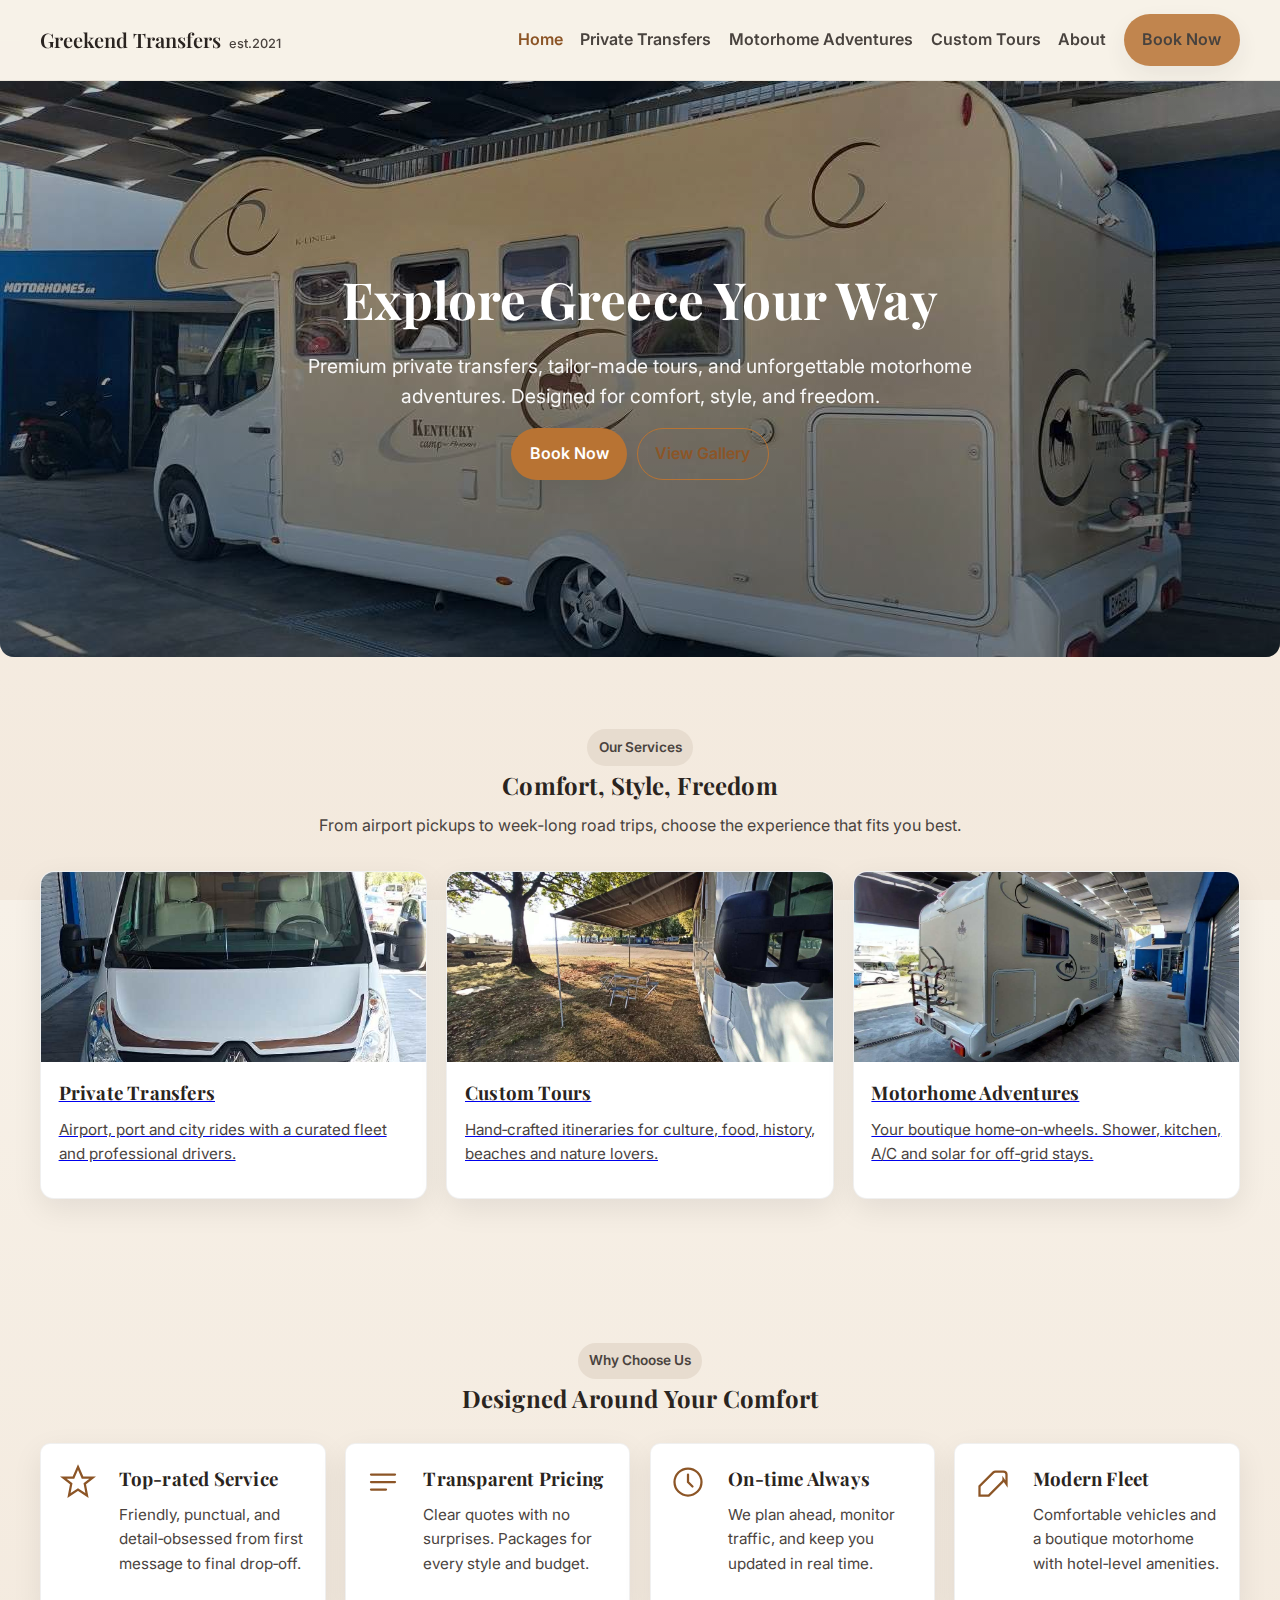
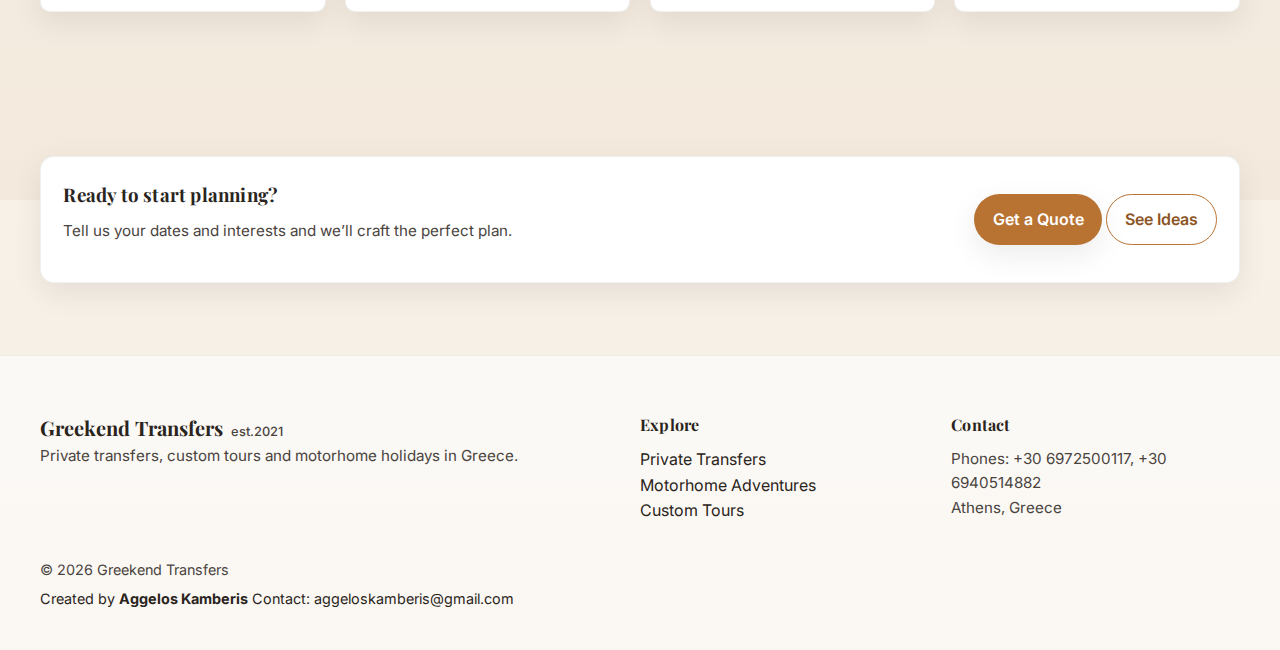
<file: index.html>
<!DOCTYPE html>
<html lang="en">
  <head>
    <link rel="canonical" href="https://www.greekendtransfers.com/" />
    <meta property="og:title" content="Greekend Transfers | Private Car Rentals in Greece" />
    <meta property="og:description" content="Comfortable and reliable car transfers and rentals in Greece." />
    <meta property="og:url" content="https://www.greekendtransfers.com" />
    <meta property="og:image" content="https://www.greekendtransfers.com/og-preview.jpg" />
    <meta name="description" content="Greekend Transfers - Comfortable and reliable car transfers and rentals in Greece.">
    <meta name="keywords" content="Greekend Transfers, car transfer Greece, airport taxi Greece, transport services">
    <meta name="robots" content="index, follow">
    <meta charset="UTF-8" />
    <meta name="viewport" content="width=device-width, initial-scale=1.0" />
    <title>Greekend Transfers | Home</title>
    <meta name="description" content="Private transfers, custom tours, and motorhome adventures in Greece." />
    <link rel="preconnect" href="https://fonts.gstatic.com" crossorigin>
    <link rel="stylesheet" href="styles.css" />
  </head>
  <body>
    <div class="nav-wrap">
      <nav class="container nav">
        <a class="brand" href="index.html">Greekend Transfers <small>est.2021</small></a>
        <button class="menu-btn btn-outline" data-menu>Menu</button>
        <div class="nav-links" data-links>
          <a class="active" href="index.html">Home</a>
          <a href="private-transfers.html">Private Transfers</a>
          <a href="motorhome.html">Motorhome Adventures</a>
          <a href="custom-tours.html">Custom Tours</a>
          <a href="about.html">About</a>
          <a class="btn btn-primary" href="contact.html">Book Now</a>
        </div>
      </nav>
    </div>

    <!-- Hero -->
    <header class="hero">
      <div class="hero-media">
        <!-- If you have a hero video, replace the img below with a <video> element -->
        <img class="hero-img" src="images/outside.jfif" alt="Motorhome by the lake" />
        <div class="overlay"></div>
      </div>
      <div class="content container">
        <div>
          <h1>Explore Greece Your Way</h1>
          <p>Premium private transfers, tailor‑made tours, and unforgettable motorhome adventures. Designed for comfort, style, and freedom.</p>
          <div style="margin-top:1rem; display:flex; gap:.6rem; justify-content:center; flex-wrap:wrap;">
            <a class="btn btn-primary" href="contact.html">Book Now</a>
            <a class="btn btn-outline" href="motorhome.html">View Gallery</a>
          </div>
        </div>
      </div>
    </header>

    <!-- 3 Main Services -->
    <section class="container">
      <div class="section-title">
        <div class="pill">Our Services</div>
        <h2>Comfort, Style, Freedom</h2>
        <p class="section-lead">From airport pickups to week‑long road trips, choose the experience that fits you best.</p>
      </div>
      <div class="grid grid-3">
        <a class="card" href="private-transfers.html">
          <div class="card-media"><img src="images/front.jfif" alt="Private transfer van" /></div>
          <div class="card-body">
            <h3>Private Transfers</h3>
            <p class="muted">Airport, port and city rides with a curated fleet and professional drivers.</p>
          </div>
        </a>
        <a class="card" href="custom-tours.html">
          <div class="card-media"><img src="images/view 3.jfif" alt="Scenic coastal road" /></div>
          <div class="card-body">
            <h3>Custom Tours</h3>
            <p class="muted">Hand‑crafted itineraries for culture, food, history, beaches and nature lovers.</p>
          </div>
        </a>
        <a class="card" href="motorhome.html">
          <div class="card-media"><img src="images/back.jfif" alt="Motorhome adventure" /></div>
          <div class="card-body">
            <h3>Motorhome Adventures</h3>
            <p class="muted">Your boutique home‑on‑wheels. Shower, kitchen, A/C and solar for off‑grid stays.</p>
          </div>
        </a>
      </div>
    </section>

    <!-- Why Choose Us -->
    <section class="container">
      <div class="section-title">
        <div class="pill">Why Choose Us</div>
        <h2>Designed Around Your Comfort</h2>
      </div>
      <div class="grid grid-4 features">
        <div class="feature">
          <svg viewBox="0 0 24 24" fill="none" xmlns="http://www.w3.org/2000/svg"><path d="M12 2l3 7h7l-5.5 4.2L18 21l-6-4-6 4 1.5-7.8L2 9h7l3-7z" stroke="currentColor" stroke-width="1.5"/></svg>
          <div><h3>Top‑rated Service</h3><p class="muted">Friendly, punctual, and detail‑obsessed from first message to final drop‑off.</p></div>
        </div>
        <div class="feature">
          <svg viewBox="0 0 24 24" fill="none" xmlns="http://www.w3.org/2000/svg"><path d="M4 7h16M4 12h16M4 17h10" stroke="currentColor" stroke-width="1.5" stroke-linecap="round"/></svg>
          <div><h3>Transparent Pricing</h3><p class="muted">Clear quotes with no surprises. Packages for every style and budget.</p></div>
        </div>
        <div class="feature">
          <svg viewBox="0 0 24 24" fill="none" xmlns="http://www.w3.org/2000/svg"><path d="M12 21c4.97 0 9-4.03 9-9S16.97 3 12 3 3 7.03 3 12s4.03 9 9 9z" stroke="currentColor" stroke-width="1.5"/><path d="M12 7v5l3 3" stroke="currentColor" stroke-width="1.5" stroke-linecap="round"/></svg>
          <div><h3>On‑time Always</h3><p class="muted">We plan ahead, monitor traffic, and keep you updated in real time.</p></div>
        </div>
        <div class="feature">
          <svg viewBox="0 0 24 24" fill="none" xmlns="http://www.w3.org/2000/svg"><path d="M21 13.34V7a2 2 0 0 0-2-2h-5.34a2 2 0 0 0-1.41.59L3 14.84V21h6.16l9.25-9.25a2 2 0 0 0 .59-1.41z" stroke="currentColor" stroke-width="1.5"/></svg>
          <div><h3>Modern Fleet</h3><p class="muted">Comfortable vehicles and a boutique motorhome with hotel‑level amenities.</p></div>
        </div>
      </div>
    </section>

    <!-- Reviews
    <section class="container">
      <div class="section-title">
        <div class="pill">Reviews</div>
        <h2>Guests Love The Experience</h2>
      </div>
      <div class="grid grid-3">
        <div class="card review">
          <div class="stars">★★★★★</div>
          <p>“Professional, thoughtful, and so easy to work with. The highlight of our trip.”</p>
          <p class="muted">— Alex & Maria</p>
        </div>
        <div class="card review">
          <div class="stars">★★★★★</div>
          <p>“Custom tour was perfectly paced with great food stops and secret viewpoints.”</p>
          <p class="muted">— Jonathan R.</p>
        </div>
        <div class="card review">
          <div class="stars">★★★★★</div>
          <p>“Motorhome was spotless and super comfy. Kids still talk about it!”</p>
          <p class="muted">— The Millers</p>
        </div>
      </div>
    </section> -->

    <!-- CTA -->
    <section class="container">
      <div class="card" style="padding:1.4rem; display:flex; align-items:center; justify-content:space-between; gap:1rem; flex-wrap:wrap;">
        <div>
          <h3>Ready to start planning?</h3>
          <p class="muted">Tell us your dates and interests and we’ll craft the perfect plan.</p>
        </div>
        <div>
          <a class="btn btn-primary" href="contact.html">Get a Quote</a>
          <a class="btn btn-outline" href="custom-tours.html">See Ideas</a>
        </div>
      </div>
    </section>

    <footer>
      <div class="container">
        <div class="cols">
          <div>
            <div class="brand">Greekend Transfers <small>est.2021</small></div>
            <p class="muted">Private transfers, custom tours and motorhome holidays in Greece.</p>
          </div>
          <div>
            <h4>Explore</h4>
            <p><a href="private-transfers.html">Private Transfers</a><br/>
            <a href="motorhome.html">Motorhome Adventures</a><br/>
            <a href="custom-tours.html">Custom Tours</a></p>
          </div>
          <div>
            <h4>Contact</h4>
            <p class="muted">Phones: +30 6972500117, +30 6940514882<br/>Athens, Greece</p>
          </div>
        </div>
        <div class="copyright">© <span data-year></span> Greekend Transfers</div>
        <div class="credit">Created by <strong>Aggelos Kamberis</strong>  <a href="mailto:aggeloskamberis@gmail.com">Contact: aggeloskamberis@gmail.com</a></div>
      </div>
    </footer>

    <script src="script.js"></script>
  </body>
  </html>
</file>
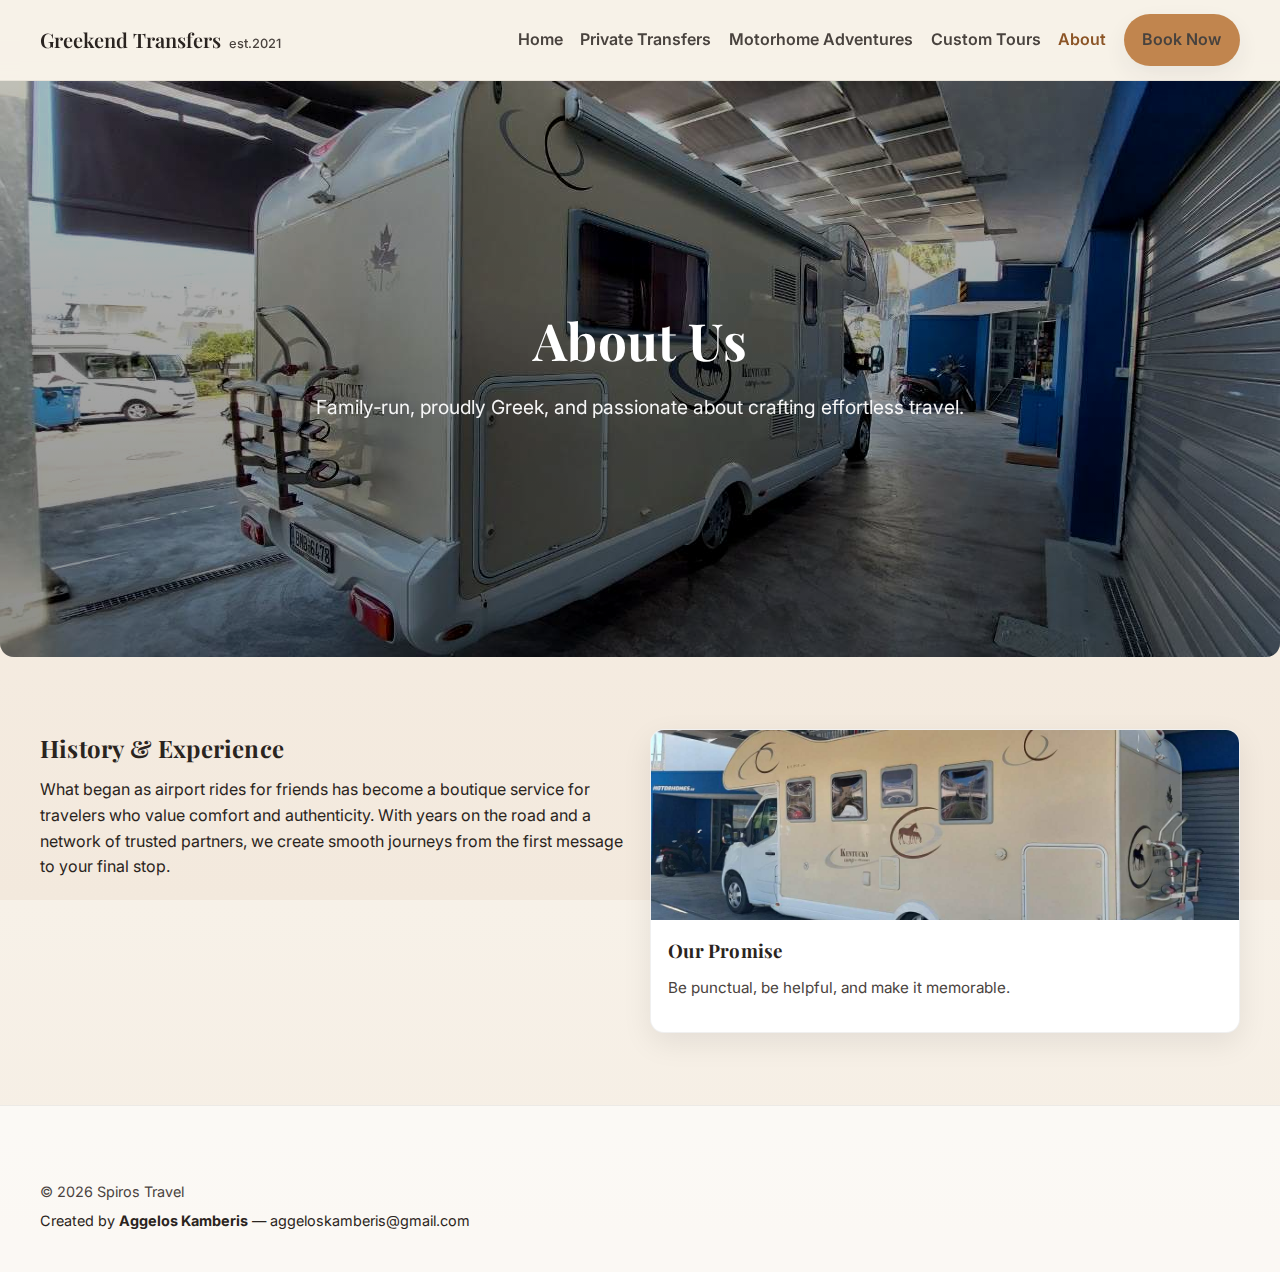
<file: about.html>
<!DOCTYPE html>
<html lang="en">
  <head>
    <meta charset="UTF-8" />
    <meta name="viewport" content="width=device-width, initial-scale=1.0" />
    <title>About Us | Greekend Transfers</title>
    <link rel="stylesheet" href="styles.css" />
  </head>
  <body>
    <div class="nav-wrap">
      <nav class="container nav">
        <a class="brand" href="index.html">Greekend Transfers <small>est.2021</small></a>
        <button class="menu-btn btn-outline" data-menu>Menu</button>
        <div class="nav-links" data-links>
          <a href="index.html">Home</a>
          <a href="private-transfers.html">Private Transfers</a>
          <a href="motorhome.html">Motorhome Adventures</a>
          <a href="custom-tours.html">Custom Tours</a>
          <a class="active" href="about.html">About</a>
          <a class="btn btn-primary" href="contact.html">Book Now</a>
        </div>
      </nav>
    </div>

    <header class="hero">
      <div class="hero-media">
        <img class="hero-img" src="images/back.jfif" alt="Motorhome parked under canopy" />
        <div class="overlay"></div>
      </div>
      <div class="content container">
        <div>
          <h1>About Us</h1>
          <p>Family‑run, proudly Greek, and passionate about crafting effortless travel.</p>
        </div>
      </div>
    </header>

    <section class="container">
      <div class="grid grid-2">
        <div>
          <h2>History & Experience</h2>
          <p>What began as airport rides for friends has become a boutique service for travelers who value comfort and authenticity. With years on the road and a network of trusted partners, we create smooth journeys from the first message to your final stop.</p>
          <!-- <p>We speak English and Greek, respond quickly, and love sharing insider tips—quiet beaches, mountain villages, and the best family tavernas.</p> -->
        </div>
        <div class="card">
          <div class="card-media"><img src="images/outside.jfif" alt="By the lake" /></div>
          <div class="card-body"><h3>Our Promise</h3><p class="muted">Be punctual, be helpful, and make it memorable.</p></div>
        </div>
      </div>
    </section>

    <footer>
      <div class="container">
        <div class="copyright">© <span data-year></span> Spiros Travel</div>
        <div class="credit">Created by <strong>Aggelos Kamberis</strong> — <a href="mailto:aggeloskamberis@gmail.com">aggeloskamberis@gmail.com</a></div>
      </div>
    </footer>
    <script src="script.js"></script>
  </body>
  </html>
</file>
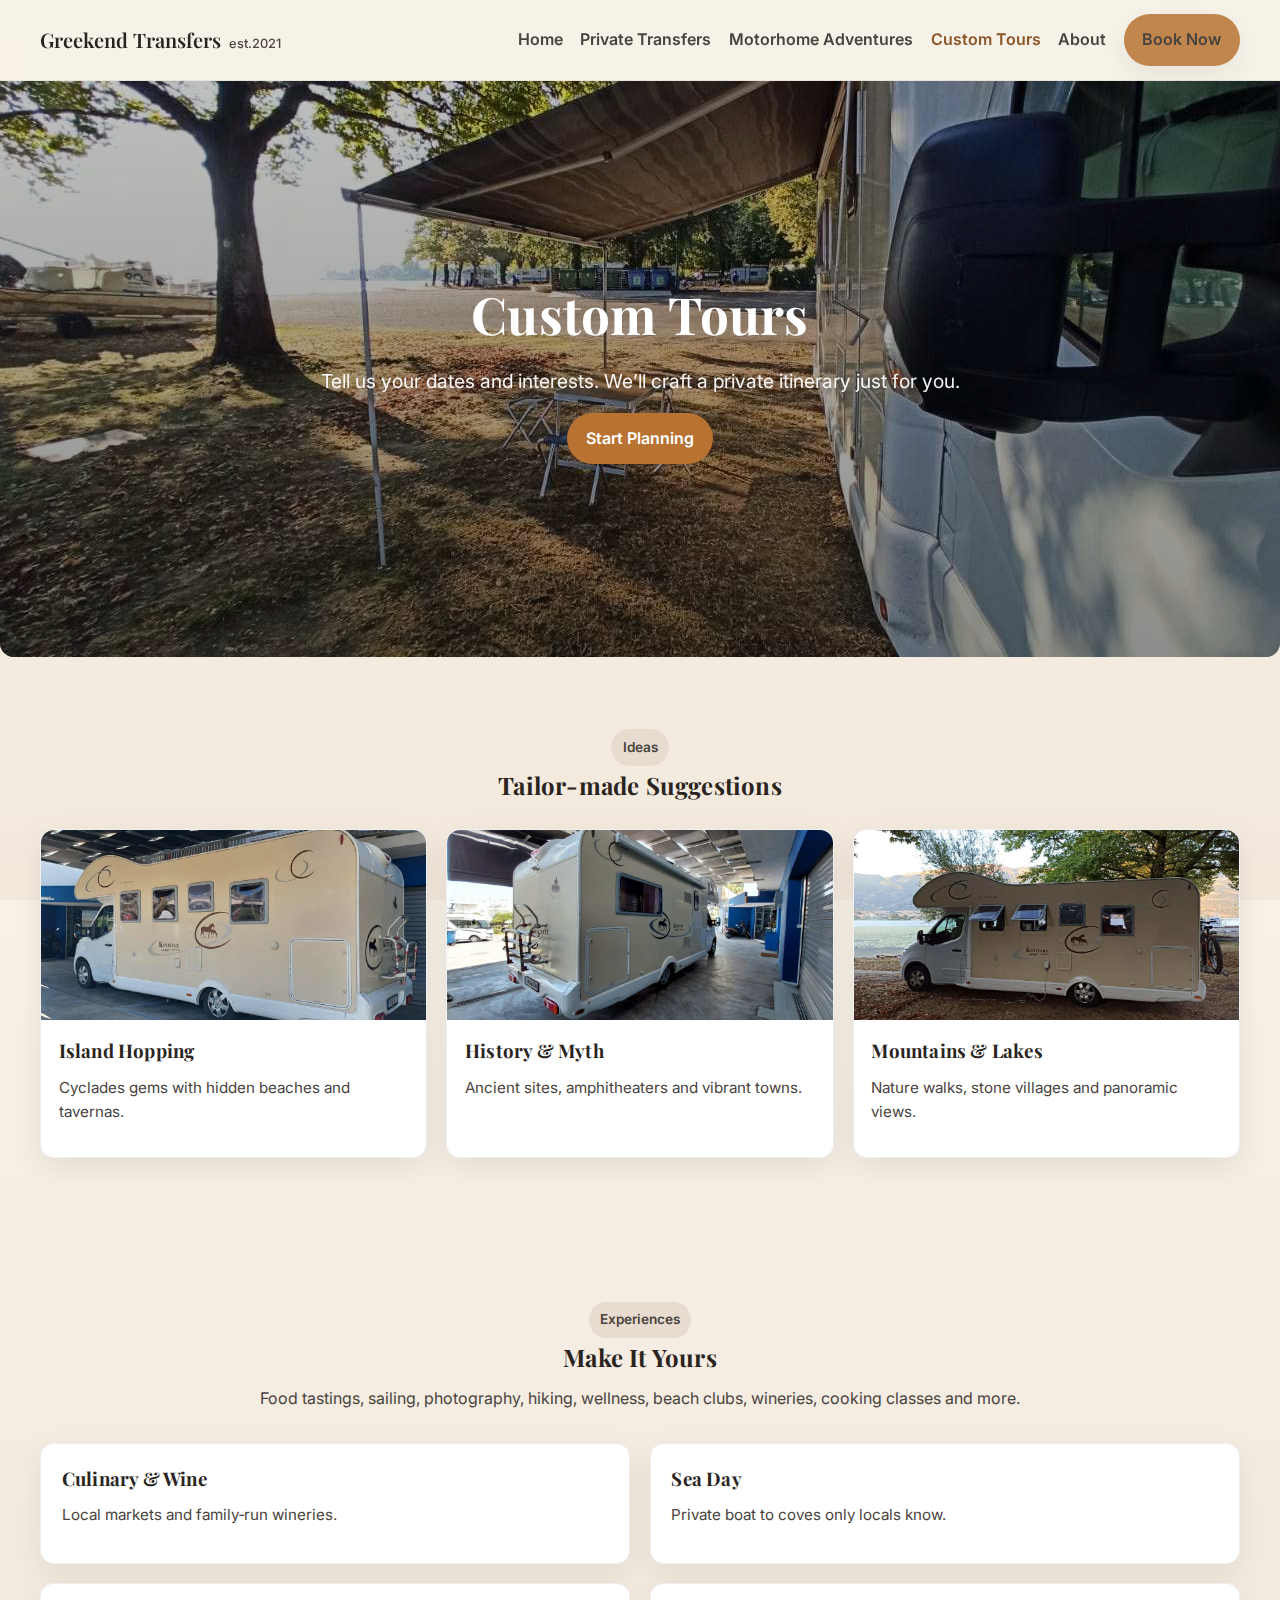
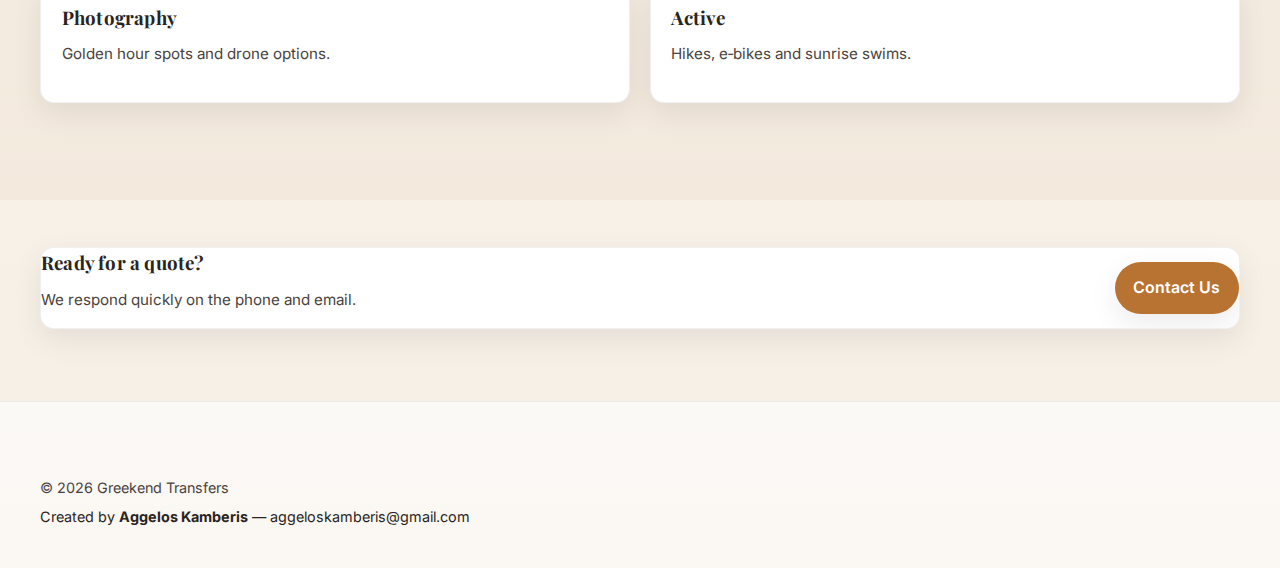
<file: custom-tours.html>
<!DOCTYPE html>
<html lang="en">
  <head>
    <meta charset="UTF-8" />
    <meta name="viewport" content="width=device-width, initial-scale=1.0" />
    <title>Custom Tours | Greekend Transfers</title>
    <link rel="stylesheet" href="styles.css" />
  </head>
  <body>
    <div class="nav-wrap">
      <nav class="container nav">
        <a class="brand" href="index.html">Greekend Transfers <small>est.2021</small></a>
        <button class="menu-btn btn-outline" data-menu>Menu</button>
        <div class="nav-links" data-links>
          <a href="index.html">Home</a>
          <a href="private-transfers.html">Private Transfers</a>
          <a href="motorhome.html">Motorhome Adventures</a>
          <a class="active" href="custom-tours.html">Custom Tours</a>
          <a href="about.html">About</a>
          <a class="btn btn-primary" href="contact.html">Book Now</a>
        </div>
      </nav>
    </div>

    <header class="hero">
      <div class="hero-media">
        <img class="hero-img" src="images/view 3.jfif" alt="Scenic road" />
        <div class="overlay"></div>
      </div>
      <div class="content container">
        <div>
          <h1>Custom Tours</h1>
          <p>Tell us your dates and interests. We’ll craft a private itinerary just for you.</p>
          <a class="btn btn-primary" href="contact.html">Start Planning</a>
        </div>
      </div>
    </header>

    <section class="container">
      <div class="section-title"><div class="pill">Ideas</div><h2>Tailor‑made Suggestions</h2></div>
      <div class="grid grid-3">
        <div class="card"><div class="card-media"><img src="images/outside.jfif" alt="Islands" /></div><div class="card-body"><h3>Island Hopping</h3><p class="muted">Cyclades gems with hidden beaches and tavernas.</p></div></div>
        <div class="card"><div class="card-media"><img src="images/back.jfif" alt="History" /></div><div class="card-body"><h3>History & Myth</h3><p class="muted">Ancient sites, amphitheaters and vibrant towns.</p></div></div>
        <div class="card"><div class="card-media"><img src="images/view 2.jfif" alt="Mountains" /></div><div class="card-body"><h3>Mountains & Lakes</h3><p class="muted">Nature walks, stone villages and panoramic views.</p></div></div>
      </div>
    </section>

    <section class="container">
      <div class="section-title"><div class="pill">Experiences</div><h2>Make It Yours</h2><p class="section-lead">Food tastings, sailing, photography, hiking, wellness, beach clubs, wineries, cooking classes and more.</p></div>
      <div class="grid grid-2">
        <div class="card review"><h3>Culinary & Wine</h3><p class="muted">Local markets and family‑run wineries.</p></div>
        <div class="card review"><h3>Sea Day</h3><p class="muted">Private boat to coves only locals know.</p></div>
        <div class="card review"><h3>Photography</h3><p class="muted">Golden hour spots and drone options.</p></div>
        <div class="card review"><h3>Active</h3><p class="muted">Hikes, e‑bikes and sunrise swims.</p></div>
      </div>
    </section>

    <section class="container">
      <div class="card spaced">
        <div><h3>Ready for a quote?</h3><p class="muted">We respond quickly on the phone and email.</p></div>
        <a class="btn btn-primary" href="contact.html">Contact Us</a>
      </div>
    </section>

    <footer>
      <div class="container">
        <div class="copyright">© <span data-year></span> Greekend Transfers</div>
        <div class="credit">Created by <strong>Aggelos Kamberis</strong> — <a href="mailto:aggeloskamberis@gmail.com">aggeloskamberis@gmail.com</a></div>
      </div>
    </footer>
    <script src="script.js"></script>
  </body>
  </html>
</file>
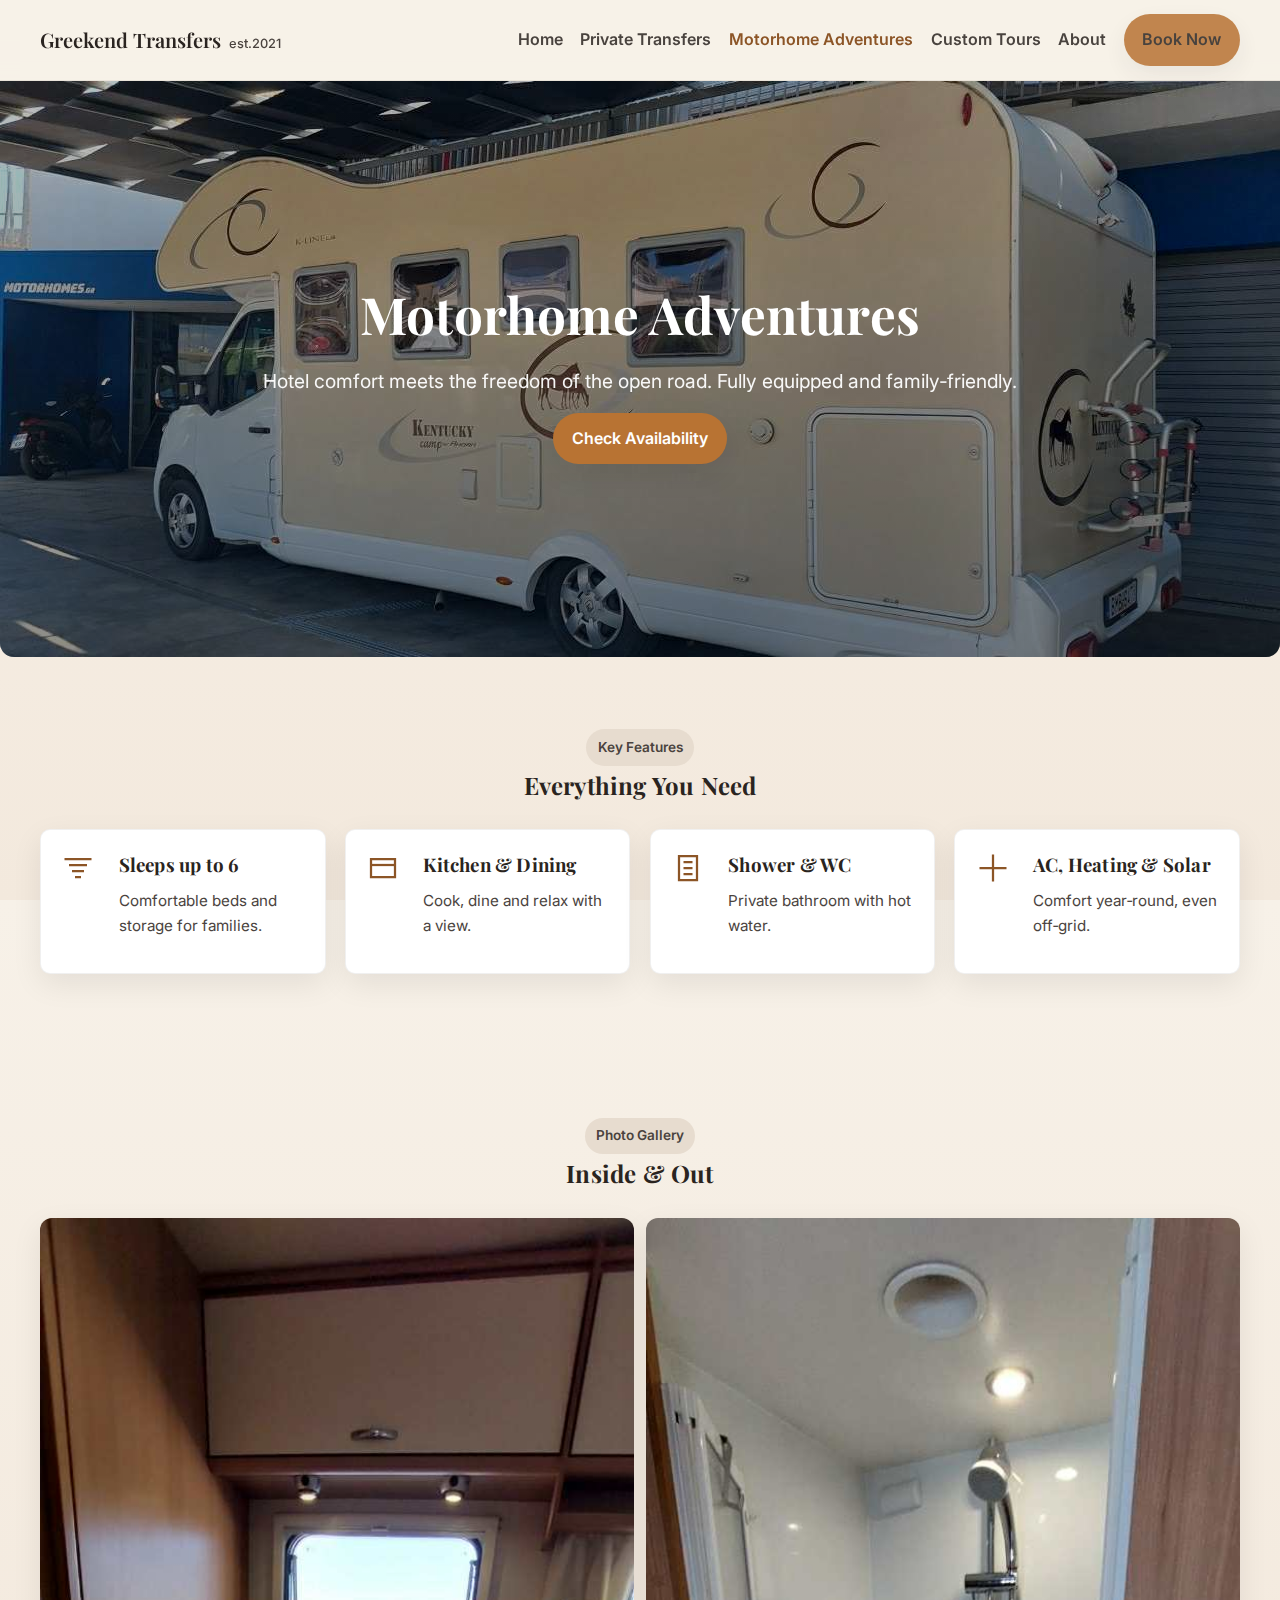
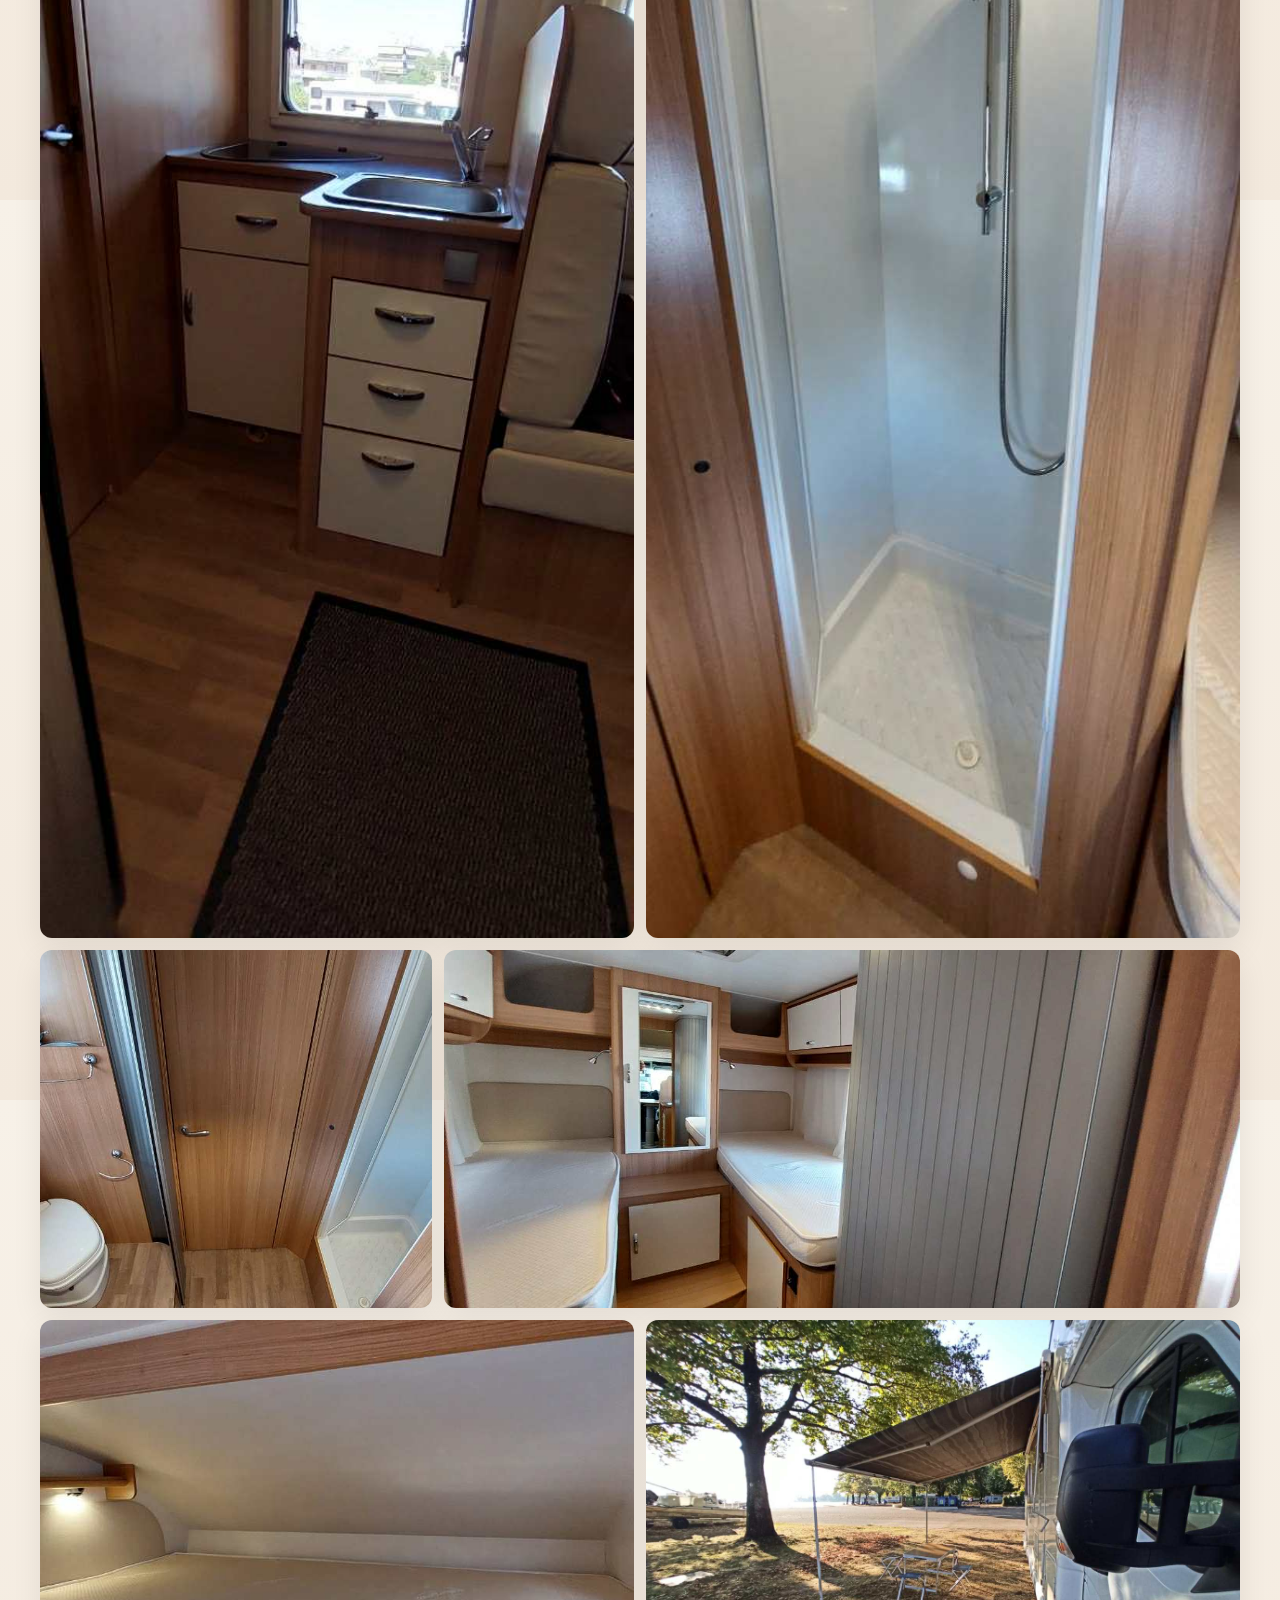
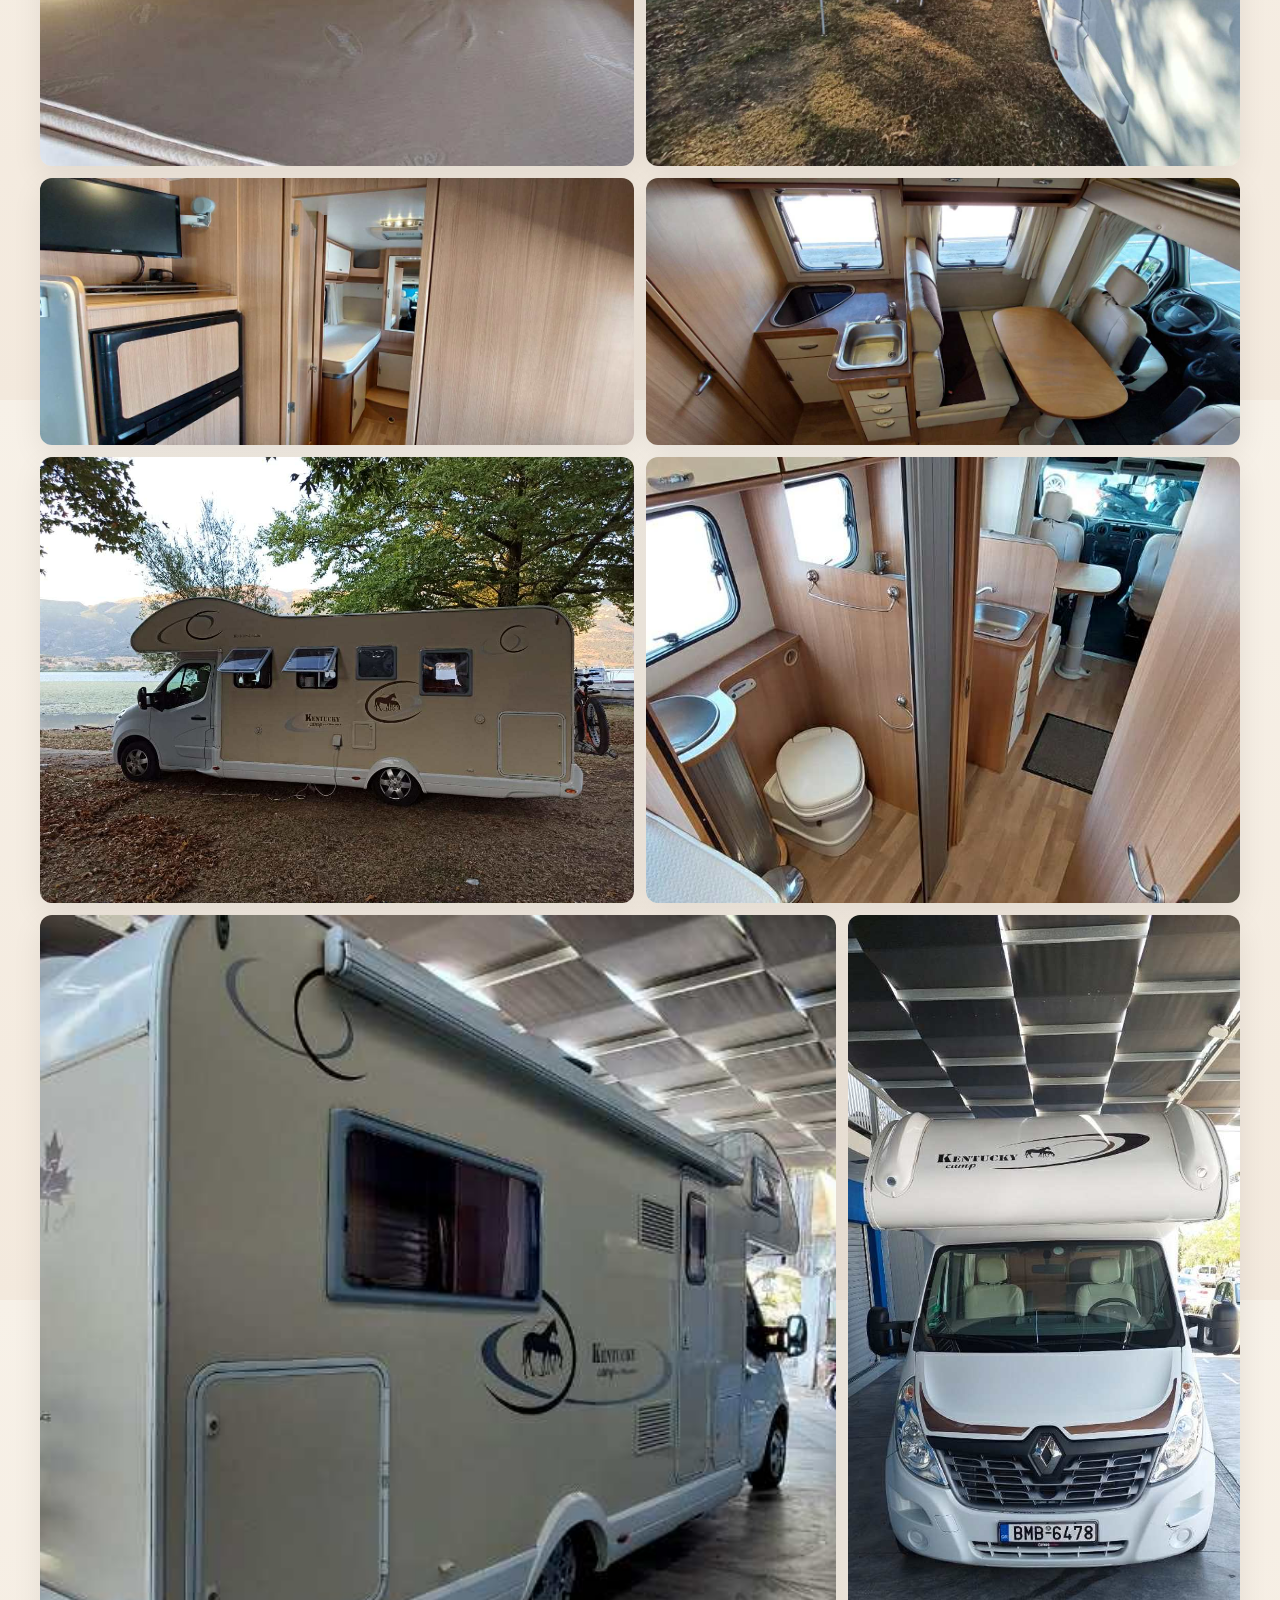
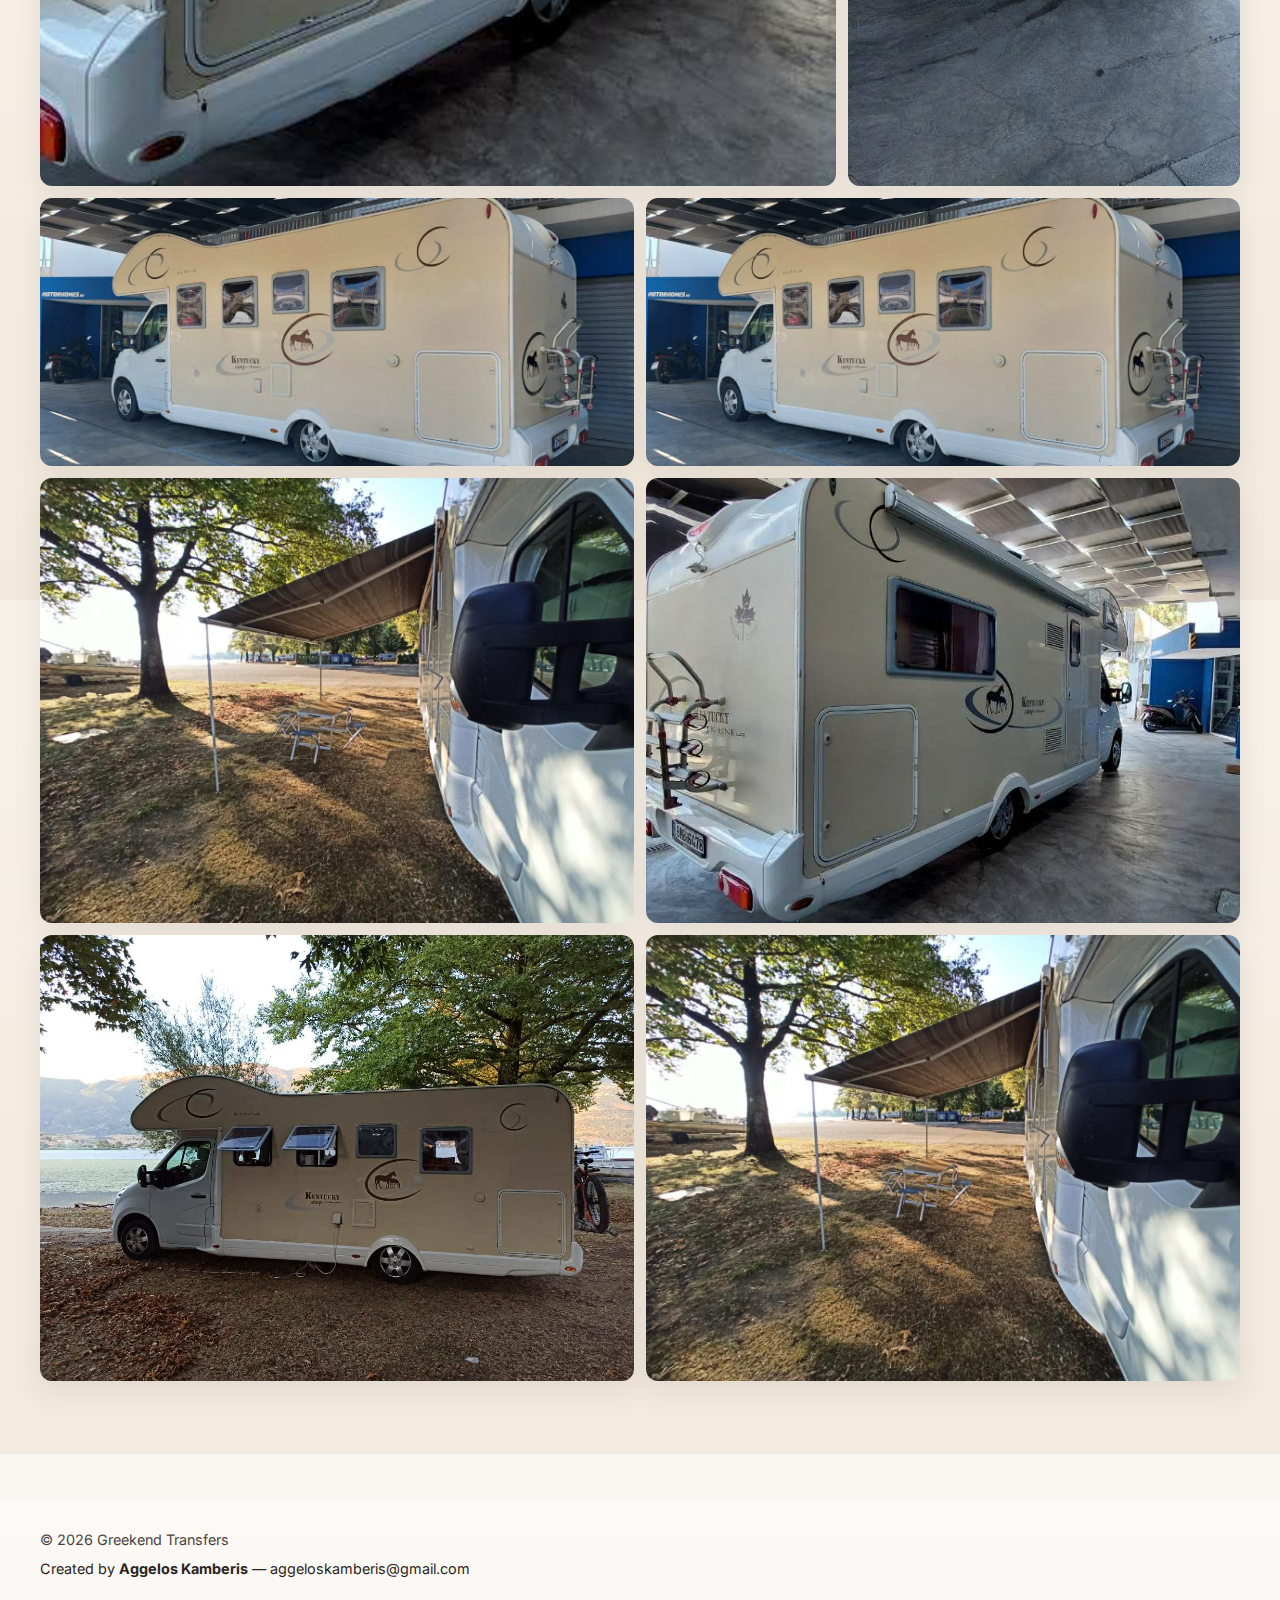
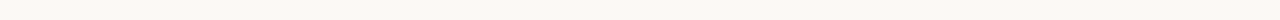
<file: motorhome.html>
<!DOCTYPE html>
<html lang="en">
  <head>
    <meta charset="UTF-8" />
    <meta name="viewport" content="width=device-width, initial-scale=1.0" />
    <title>Motorhome Adventures | Greekend Transfers</title>
    <link rel="stylesheet" href="styles.css" />
  </head>
  <body>
    <div class="nav-wrap">
      <nav class="container nav">
        <a class="brand" href="index.html">Greekend Transfers <small>est.2021</small></a>
        <button class="menu-btn btn-outline" data-menu>Menu</button>
        <div class="nav-links" data-links>
          <a href="index.html">Home</a>
          <a href="private-transfers.html">Private Transfers</a>
          <a class="active" href="motorhome.html">Motorhome Adventures</a>
          <a href="custom-tours.html">Custom Tours</a>
          <a href="about.html">About</a>
          <a class="btn btn-primary" href="contact.html">Book Now</a>
        </div>
      </nav>
    </div>

    <header class="hero">
      <div class="hero-media">
        <img class="hero-img" src="images/outside.jfif" alt="Motorhome by the beach" />
        <div class="overlay"></div>
      </div>
      <div class="content container">
        <div>
          <h1>Motorhome Adventures</h1>
          <p>Hotel comfort meets the freedom of the open road. Fully equipped and family‑friendly.</p>
          <a class="btn btn-primary" href="contact.html">Check Availability</a>
        </div>
      </div>
    </header>

    <section class="container">
      <div class="section-title"><div class="pill">Key Features</div><h2>Everything You Need</h2></div>
      <div class="grid grid-4 features">
        <div class="feature"><svg viewBox="0 0 24 24" fill="none" xmlns="http://www.w3.org/2000/svg"><path d="M3 6h18M6 10h12M8 14h8M10 18h4" stroke="currentColor" stroke-width="1.5"/></svg><div><h3>Sleeps up to 6</h3><p class="muted">Comfortable beds and storage for families.</p></div></div>
        <div class="feature"><svg viewBox="0 0 24 24" fill="none" xmlns="http://www.w3.org/2000/svg"><path d="M4 6h16v12H4z" stroke="currentColor" stroke-width="1.5"/><path d="M4 10h16" stroke="currentColor" stroke-width="1.5"/></svg><div><h3>Kitchen & Dining</h3><p class="muted">Cook, dine and relax with a view.</p></div></div>
        <div class="feature"><svg viewBox="0 0 24 24" fill="none" xmlns="http://www.w3.org/2000/svg"><path d="M6 4h12v16H6z" stroke="currentColor" stroke-width="1.5"/><path d="M9 8h6M9 12h6M9 16h6" stroke="currentColor" stroke-width="1.5"/></svg><div><h3>Shower & WC</h3><p class="muted">Private bathroom with hot water.</p></div></div>
        <div class="feature"><svg viewBox="0 0 24 24" fill="none" xmlns="http://www.w3.org/2000/svg"><path d="M12 3v18M3 12h18" stroke="currentColor" stroke-width="1.5"/></svg><div><h3>AC, Heating & Solar</h3><p class="muted">Comfort year‑round, even off‑grid.</p></div></div>
      </div>
    </section>

    <section class="container">
      <div class="section-title"><div class="pill">Photo Gallery</div><h2>Inside & Out</h2></div>
      <div class="grid gallery">
        <!-- Interior: bathroom / shower / WC -->
        <img class="span-6" src="images/bathroom.jfif" alt="Bathroom overview" />
        <img class="span-6" src="images/shower.jfif" alt="Shower cabin" />
        <img class="span-4" src="images/bathroom2.jfif" alt="WC and sink" />

        <!-- Interior: bedroom and living -->
        <img class="span-8" src="images/beds.jfif" alt="Twin beds and storage" />
        <img class="span-6" src="images/matress.jfif" alt="Overcab double bed" />
        <img class="span-6" src="images/view 3.jfif" alt="Dinette and cab view" />

        <!-- Kitchen and corridor -->
        <img class="span-6" src="images/kitchen.jfif" alt="Kitchen with sink and hob" />
        <img class="span-6" src="images/driving and sink.jfif" alt="Kitchen and dinette from above" />
        <img class="span-6" src="images/view 2.jfif" alt="TV and fridge wall" />
        <img class="span-6" src="images/hall.jfif" alt="Hallway to rear bedroom" />

        <!-- Exterior: multiple angles and campsites -->
        <img class="span-8" src="images/back.jfif" alt="Side view at dealership" />
        <img class="span-4" src="images/front.jfif" alt="Front view of the motorhome" />
        <img class="span-6" src="images/outside.jfif" alt="Rear and awning side" />
        <img class="span-6" src="images/outside.jfif" alt="Lakeside camp spot" />
        <img class="span-6" src="images/view 3.jfif" alt="Awning open at campsite" />
        <img class="span-6" src="images/back.jfif" alt="Parked under shade" />

        <!-- Lifestyle mockups (optional showcase) -->
        <img class="span-6" src="images/view 2.jfif" alt="About the experience mock" />
        <img class="span-6" src="images/view 3.jfif" alt="Explore Greece mock" />
      </div>
    </section>
<!--
    <section class="container">
      <div class="section-title"><div class="pill">Suggested Routes</div><h2>Sea, History & Islands</h2></div>
      <div class="grid grid-3">
        <div class="card"><div class="card-media"><img src="images/Peloponnese.jpg" alt="Peloponnese" /></div><div class="card-body"><h3>3 Days: Peloponnese</h3><p class="muted">Sea & History</p></div></div>
        <div class="card"><div class="card-media"><img src="images/Northern Greece.png" alt="Northern Greece" /></div><div class="card-body"><h3>5 Days: Northern Greece</h3><p class="muted">Lakes & Mountains</p></div></div>
        <div class="card"><div class="card-media"><img src="images/Island.jpg" alt="Islands" /></div><div class="card-body"><h3>7 Days: Island Adventure</h3><p class="muted">Beaches & Villages</p></div></div>
      </div>
    </section> -->

    <!-- <section class="container">
      <div class="card spaced">
        <div>
          <h3>Pricing</h3>
          <p class="muted">From €XXX / day • Unlimited km • Roadside assistance</p>
        </div>
        <a class="btn btn-primary" href="contact.html">Enquire</a>
      </div>
    </section> -->

    <footer>
      <div class="container">
        <div class="copyright">© <span data-year></span> Greekend Transfers</div>
        <div class="credit">Created by <strong>Aggelos Kamberis</strong> — <a href="mailto:aggeloskamberis@gmail.com">aggeloskamberis@gmail.com</a></div>
      </div>
    </footer>
    <script src="script.js"></script>
  </body>
  </html>
</file>
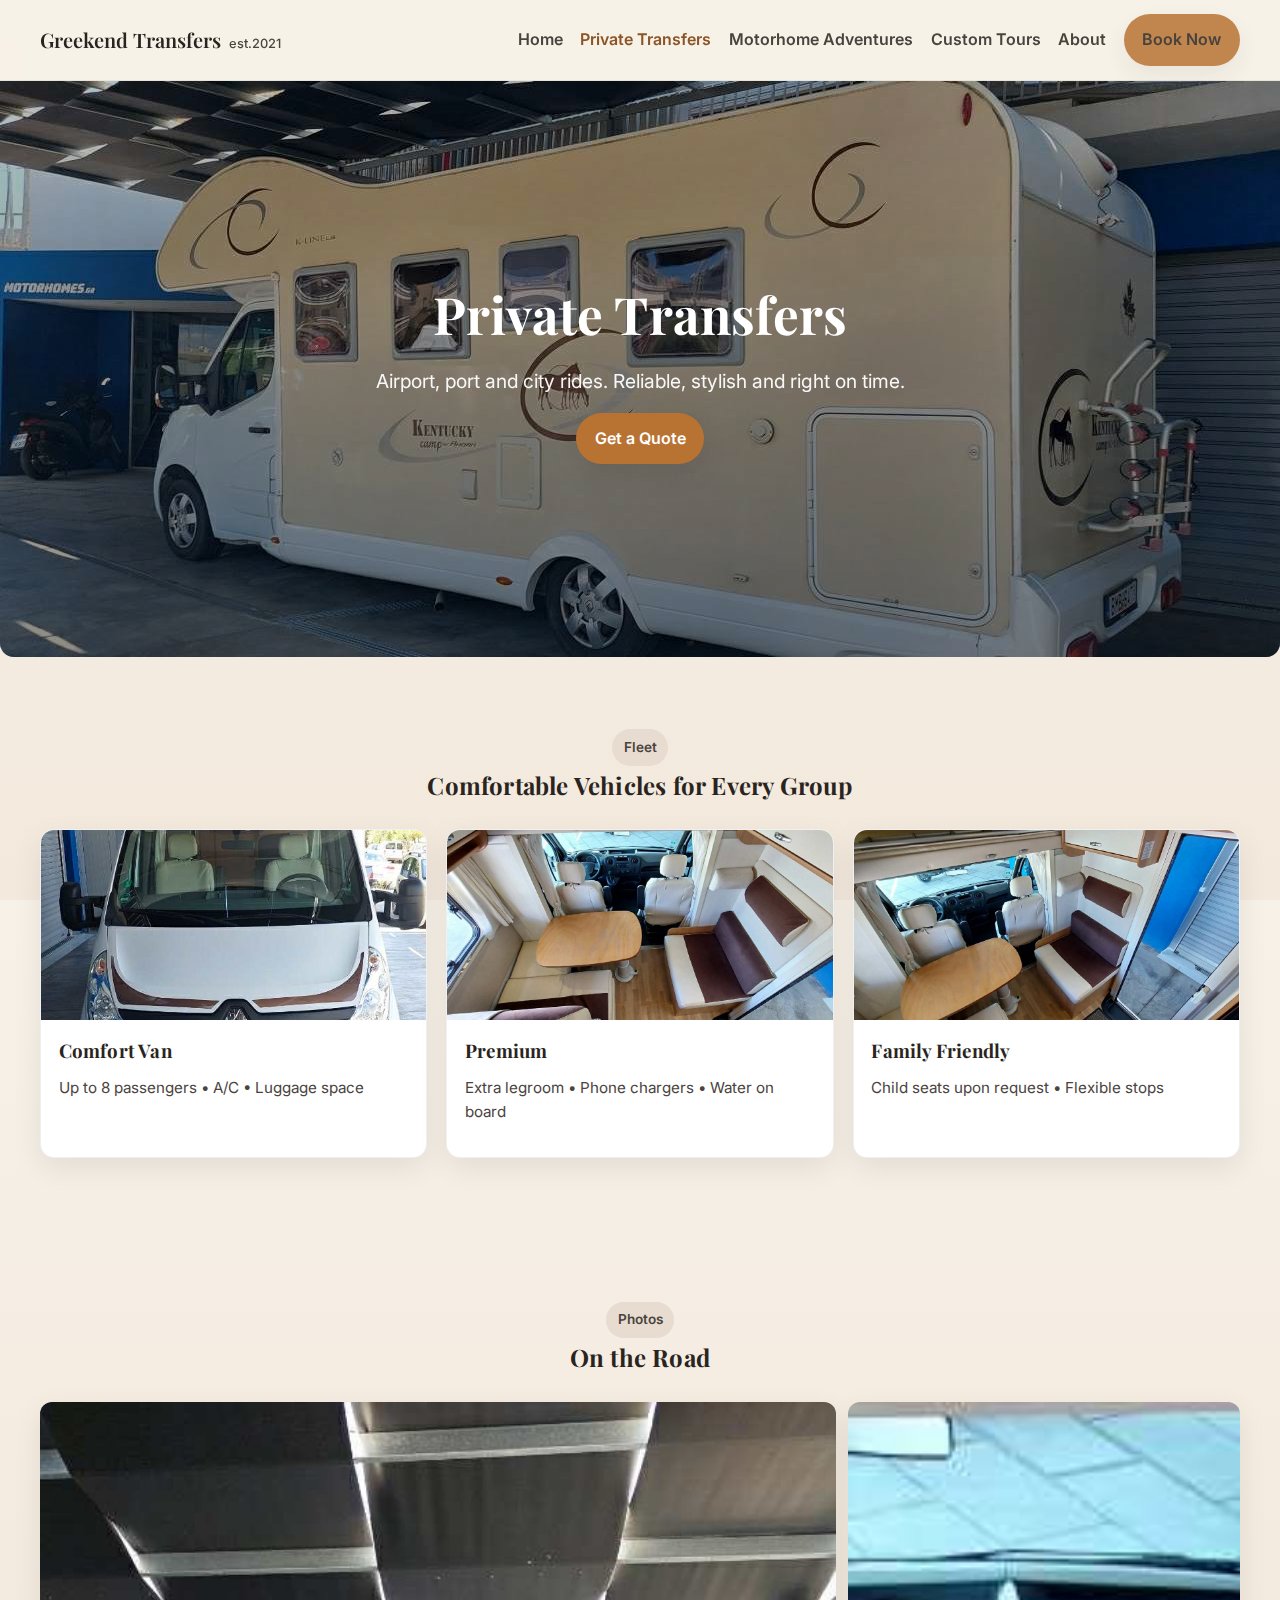
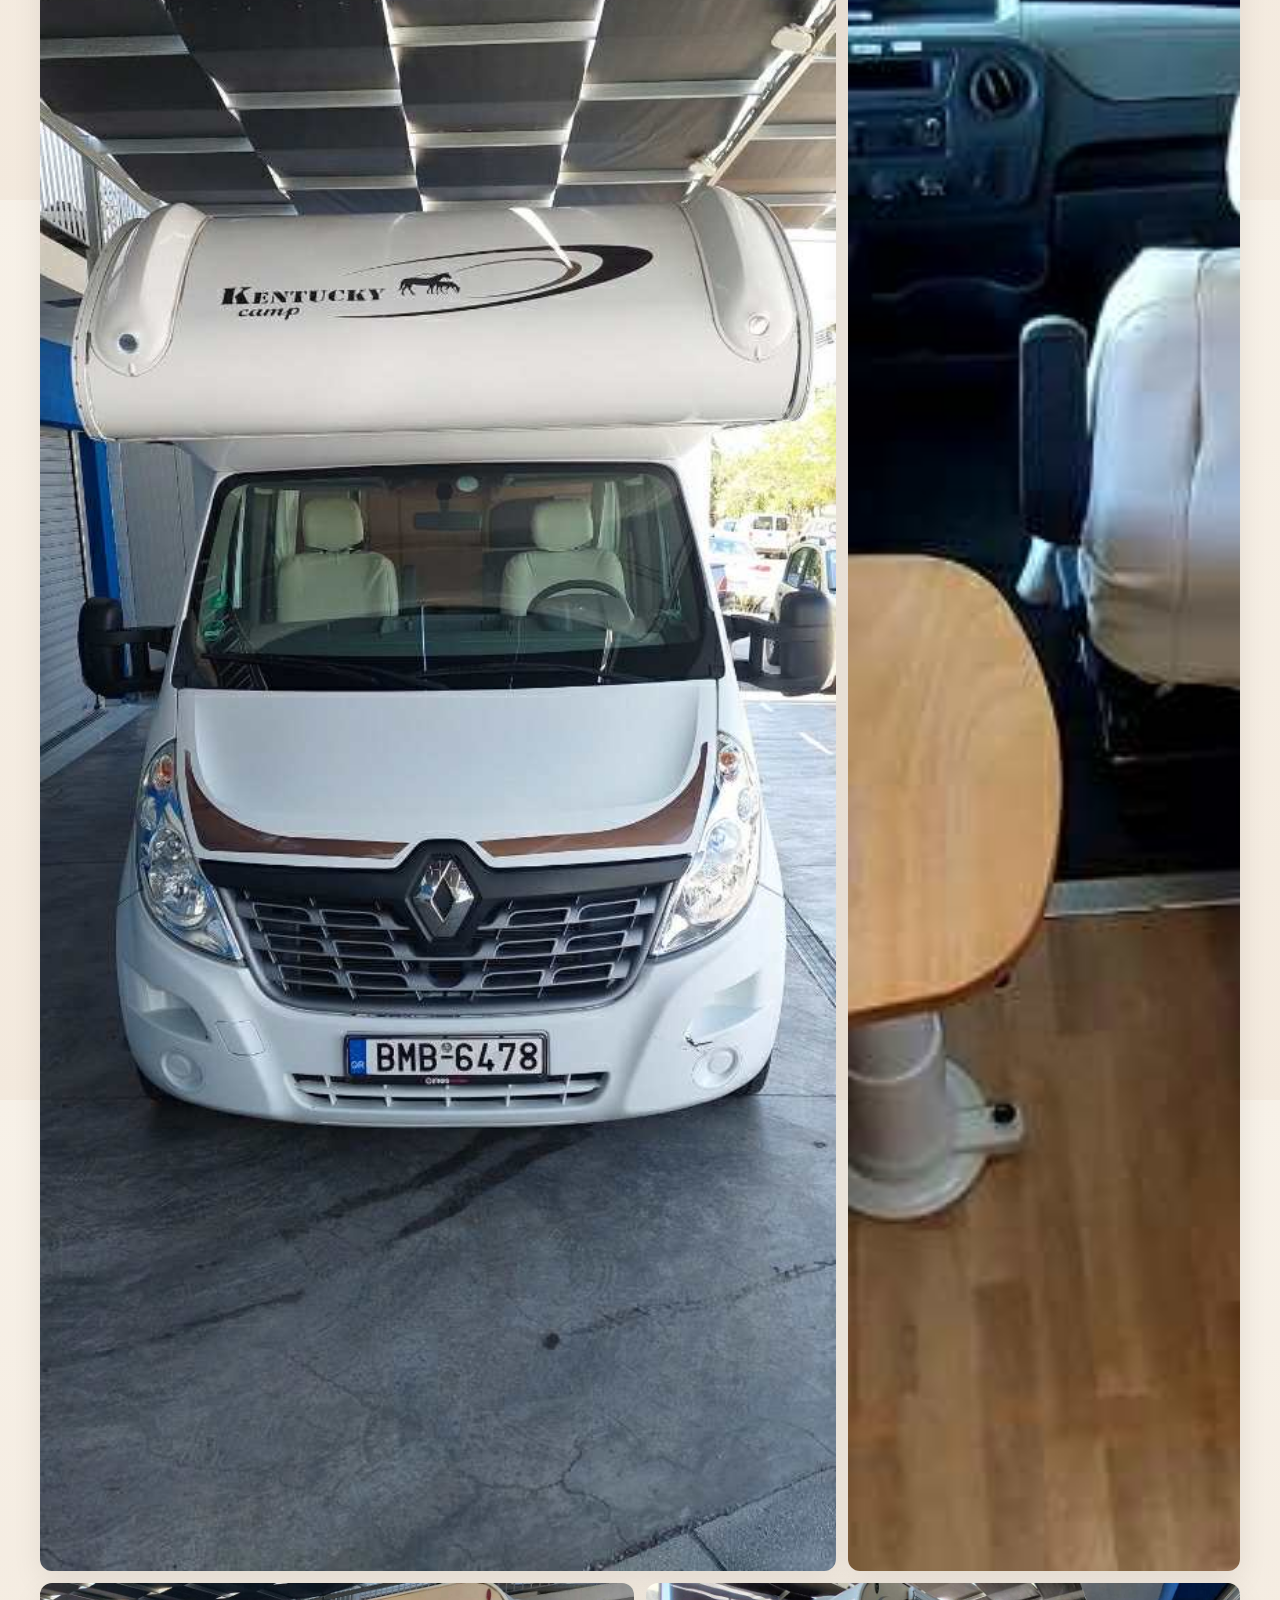
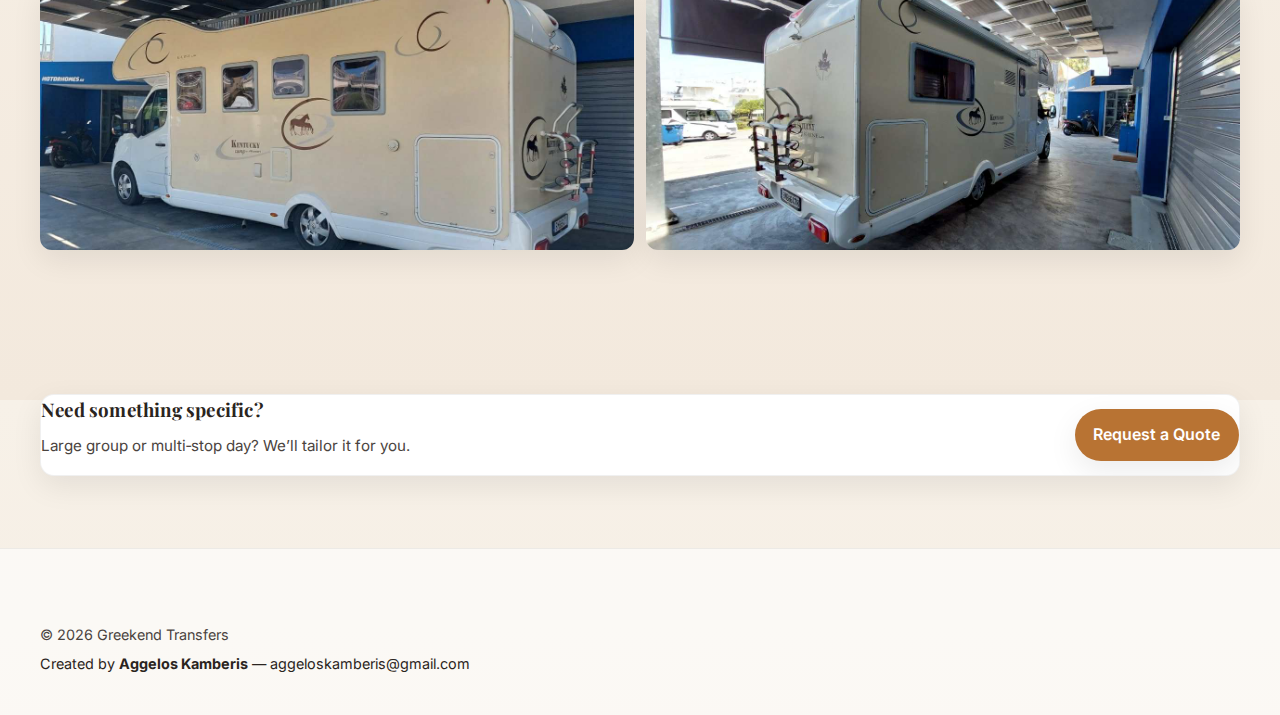
<file: private-transfers.html>
<!DOCTYPE html>
<html lang="en">
  <head>
    <meta charset="UTF-8" />
    <meta name="viewport" content="width=device-width, initial-scale=1.0" />
    <title>Private Transfers | Greekend Transfers</title>
    <link rel="stylesheet" href="styles.css" />
  </head>
  <body>
    <div class="nav-wrap">
      <nav class="container nav">
        <a class="brand" href="index.html">Greekend Transfers <small>est.2021</small></a>
        <button class="menu-btn btn-outline" data-menu>Menu</button>
        <div class="nav-links" data-links>
          <a href="index.html">Home</a>
          <a class="active" href="private-transfers.html">Private Transfers</a>
          <a href="motorhome.html">Motorhome Adventures</a>
          <a href="custom-tours.html">Custom Tours</a>
          <a href="about.html">About</a>
          <a class="btn btn-primary" href="contact.html">Book Now</a>
        </div>
      </nav>
    </div>

    <header class="hero">
      <div class="hero-media">
        <img class="hero-img" src="images/outside.jfif" alt="Seaside transfer" />
        <div class="overlay"></div>
      </div>
      <div class="content container">
        <div>
          <h1>Private Transfers</h1>
          <p>Airport, port and city rides. Reliable, stylish and right on time.</p>
          <a class="btn btn-primary" href="contact.html">Get a Quote</a>
        </div>
      </div>
    </header>

    <section class="container">
      <div class="section-title">
        <div class="pill">Fleet</div>
        <h2>Comfortable Vehicles for Every Group</h2>
      </div>
      <div class="grid grid-3">
        <div class="card">
          <div class="card-media"><img src="images/front.jfif" alt="Comfort van" /></div>
          <div class="card-body"><h3>Comfort Van</h3><p class="muted">Up to 8 passengers • A/C • Luggage space</p></div>
        </div>
        <div class="card">
          <div class="card-media"><img src="images/legroom.jfif" alt="Premium seats" /></div>
          <div class="card-body"><h3>Premium</h3><p class="muted">Extra legroom • Phone chargers • Water on board</p></div>
        </div>
        <div class="card">
          <div class="card-media"><img src="images/benches.jfif" alt="Family friendly" /></div>
          <div class="card-body"><h3>Family Friendly</h3><p class="muted">Child seats upon request • Flexible stops</p></div>
        </div>
      </div>
    </section>

    <!-- <section class="container">
      <div class="section-title"><div class="pill">From Prices</div><h2>Popular Routes</h2></div>
      <div class="grid grid-3">
        <div class="card review"><h3>Airport → Athens Center</h3><p class="price">from €45</p><p class="muted">Meet & greet at arrivals, 24/7</p></div>
        <div class="card review"><h3>Airport → Piraeus Port</h3><p class="price">from €60</p><p class="muted">Ferry connections made easy</p></div>
        <div class="card review"><h3>Day Hire (8h)</h3><p class="price">from €280</p><p class="muted">Driver at disposal, custom itinerary</p></div>
      </div>
    </section> -->

    <section class="container">
      <div class="section-title"><div class="pill">Photos</div><h2>On the Road</h2></div>
      <div class="grid gallery">
        <img class="span-8" src="images/front.jfif" alt="Van front" />
        <img class="span-4" src="images/legroom.jfif" alt="Cabin seating" />
        <img class="span-6" src="images/outside.jfif" alt="Seaside" />
        <img class="span-6" src="images/back.jfif" alt="Side" />
      </div>
    </section>

    <section class="container">
      <div class="card spaced">
        <div>
          <h3>Need something specific?</h3>
          <p class="muted">Large group or multi‑stop day? We’ll tailor it for you.</p>
        </div>
        <a class="btn btn-primary" href="contact.html">Request a Quote</a>
      </div>
    </section>

    <footer>
      <div class="container">
        <div class="copyright">© <span data-year></span> Greekend Transfers</div>
        <div class="credit">Created by <strong>Aggelos Kamberis</strong> — <a href="mailto:aggeloskamberis@gmail.com">aggeloskamberis@gmail.com</a></div>
      </div>
    </footer>
    <script src="script.js"></script>
  </body>
  </html>
</file>
<file: styles.css>
/*
  Spiros Website – Global Styles
  Modern, elegant design with warm beige background and refined typography
*/

/* Google Fonts */
@import url('https://fonts.googleapis.com/css2?family=Inter:wght@300;400;500;600;700&family=Playfair+Display:wght@500;600;700&display=swap');

:root {
  --beige-50: #f7f1e8;
  --beige-100: #f3e9dd;
  --beige-200: #e7dccf;
  --ink: #2a2420;
  --ink-soft: #4a433e;
  --accent: #b87333; /* copper */
  --accent-dark: #8c5526;
  --card-bg: #ffffff;
  --shadow: 0 10px 30px rgba(0,0,0,.08);
  --radius: 14px;
  --radius-sm: 10px;
  --maxw: 1200px;
}

/* Global reset */
* { box-sizing: border-box; }
html, body { height: 100%; }
body {
  margin: 0;
  font-family: 'Inter', system-ui, -apple-system, 'Segoe UI', Roboto, Arial, sans-serif;
  color: var(--ink);
  background: linear-gradient(180deg, var(--beige-50), var(--beige-100));
  line-height: 1.6;
}

h1, h2, h3, h4 {
  font-family: 'Playfair Display', Georgia, 'Times New Roman', serif;
  color: var(--ink);
  letter-spacing: .2px;
  margin: 0 0 .6rem 0;
}

p { margin: 0 0 1rem 0; }

.container {
  width: min(94%, var(--maxw));
  margin: 0 auto;
}

/* Navigation */
.nav-wrap {
  position: sticky;
  top: 0; z-index: 50;
  backdrop-filter: blur(8px);
  background: rgba(247, 241, 232, .75);
  border-bottom: 1px solid rgba(0,0,0,.06);
}
.nav {
  display: flex;
  align-items: center;
  justify-content: space-between;
  padding: .9rem 0;
}
.brand {
  display: inline-flex; align-items: baseline; gap: .5rem;
  font-family: 'Playfair Display', serif;
  font-weight: 700; font-size: 1.25rem;
}
.brand small { font: 500 .8rem/1 'Inter', sans-serif; color: var(--ink-soft); }

.nav a { text-decoration: none; color: var(--ink); font-weight: 600; }
.nav-links { display: flex; gap: 1.1rem; align-items: center; }
.nav-links a { opacity: .85; }
.nav-links a:hover, .nav-links a.active { color: var(--accent-dark); opacity: 1; }

.menu-btn { display:none; background:none; border:0; font-size:1.2rem; }

/* Buttons */
.btn {
  display: inline-flex; align-items: center; justify-content: center; gap: .5rem;
  padding: .75rem 1.1rem; border-radius: 999px; border: 1px solid transparent;
  font-weight: 600; text-decoration: none; cursor: pointer;
  transition: transform .12s ease, box-shadow .12s ease, background .2s ease;
}
.btn-primary { background: var(--accent); color: #fff; box-shadow: var(--shadow); }
.btn-primary:hover { background: var(--accent-dark); transform: translateY(-1px); }
.btn-outline { border-color: var(--accent); color: var(--accent-dark); }
.btn-outline:hover { background: var(--accent); color: #fff; }

/* Hero */
.hero {
  position: relative; overflow: hidden; border-radius: 0 0 var(--radius) var(--radius);
  background: var(--beige-200);
}
.hero-media { position: relative; height: 64vh; min-height: 420px; }
.hero video, .hero .hero-img {
  position: absolute; inset: 0; width: 100%; height: 100%; object-fit: cover;
  filter: contrast(1.02) saturate(1.05);
}
.hero .overlay { position:absolute; inset:0; background: linear-gradient(180deg, rgba(0,0,0,.25), rgba(0,0,0,.45)); }
.hero .content { position: absolute; inset: 0; display: grid; place-items: center; text-align: center; color: #fff; padding: 0 1rem; }
.hero h1 { font-size: clamp(2rem, 4vw, 3.4rem); color: #fff; }
.hero p { font-size: clamp(1rem, 2vw, 1.2rem); opacity: .95; max-width: 760px; }

/* Sections */
section { padding: 72px 0; }
.section-title { text-align: center; margin-bottom: 1.6rem; }
.section-lead { text-align: center; color: var(--ink-soft); max-width: 780px; margin: 0 auto 2rem; }

/* Cards and grids */
.grid { display: grid; gap: 1.2rem; }
.grid-3 { grid-template-columns: repeat(3, 1fr); }
.grid-2 { grid-template-columns: repeat(2, 1fr); }
.grid-4 { grid-template-columns: repeat(4, 1fr); }

.card {
  background: var(--card-bg);
  border: 1px solid rgba(0,0,0,.06);
  border-radius: var(--radius);
  box-shadow: var(--shadow);
  overflow: hidden;
}
.card .card-media { height: 190px; background: var(--beige-200); }
.card .card-media img { width: 100%; height: 100%; object-fit: cover; display: block; }
.card .card-body { padding: 1rem 1.1rem; }
.muted { color: var(--ink-soft); font-size: .95rem; }

/* Features */
.features { gap: 1.2rem; }
.feature {
  padding: 1.2rem; background: #fff; border: 1px solid rgba(0,0,0,.06);
  border-radius: var(--radius-sm); box-shadow: var(--shadow);
  display: grid; grid-template-columns: 44px 1fr; gap: .9rem; align-items: start;
}
.feature svg { width: 36px; height: 36px; color: var(--accent-dark); }

/* Reviews */
.review { padding: 1.2rem 1.3rem; }
.review .stars { color: #e0a10a; font-size: 1.1rem; letter-spacing: .5px; }

/* Gallery */
.gallery { grid-template-columns: repeat(12, 1fr); gap: .75rem; }
.gallery img { width: 100%; height: 100%; object-fit: cover; border-radius: 12px; box-shadow: var(--shadow); }
.span-6 { grid-column: span 6; }
.span-4 { grid-column: span 4; }
.span-8 { grid-column: span 8; }

/* Pricing */
.price { font-weight: 800; color: var(--accent-dark); font-size: 1.2rem; }

/* Footer */
footer { padding: 56px 0 40px; border-top: 1px solid rgba(0,0,0,.06); background: rgba(255,255,255,.6); }
footer .cols { display: grid; gap: 1.4rem; grid-template-columns: 2fr 1fr 1fr; }
footer a { color: var(--ink); text-decoration: none; }
footer a:hover { color: var(--accent-dark); }
.copyright { margin-top: 18px; color: var(--ink-soft); font-size: .9rem; }
footer .credit { margin-top: 6px; font-size: .9rem; }

/* Contact */
.contact-wrap { display: grid; gap: 1.4rem; grid-template-columns: 1.2fr 1fr; align-items: start; }
form .field { display: grid; gap: .45rem; margin-bottom: .9rem; }
input, textarea, select {
  width: 100%; padding: .8rem .9rem; border-radius: 12px; border: 1px solid rgba(0,0,0,.12);
  background: #fff; outline: none; transition: border .15s ease, box-shadow .15s ease;
}
input:focus, textarea:focus, select:focus { border-color: var(--accent); box-shadow: 0 0 0 4px rgba(184,115,51,.12); }
textarea { min-height: 140px; resize: vertical; }
.map { height: 380px; border-radius: 14px; overflow: hidden; box-shadow: var(--shadow); }

/* Utility */
.pill { display: inline-flex; padding: .45rem .7rem; border-radius: 999px; background: var(--beige-200); color: var(--ink-soft); font-weight: 600; font-size: .85rem; }
.spaced { display: flex; align-items: center; justify-content: space-between; gap: 1rem; }

/* Responsive */
@media (max-width: 960px) {
  .grid-4 { grid-template-columns: repeat(2, 1fr); }
  .grid-3 { grid-template-columns: repeat(2, 1fr); }
  footer .cols { grid-template-columns: 1fr 1fr; }
  .contact-wrap { grid-template-columns: 1fr; }
}

@media (max-width: 720px) {
  .nav { padding: .7rem 0; }
  .menu-btn { display: inline-flex; }
  .nav-links {
    position: absolute; top: 60px; right: 3%; left: 3%;
    background: rgba(255,255,255,.9); border: 1px solid rgba(0,0,0,.08); border-radius: 12px;
    padding: .8rem; display: none; flex-direction: column; gap: .6rem; box-shadow: var(--shadow);
  }
  .nav-links.show { display: flex; }
  .grid-3, .grid-4, .grid-2 { grid-template-columns: 1fr; }
  .gallery { grid-template-columns: repeat(6, 1fr); }
  .span-8 { grid-column: span 6; }
  .span-6 { grid-column: span 6; }
  .span-4 { grid-column: span 6; }
}
</file>
